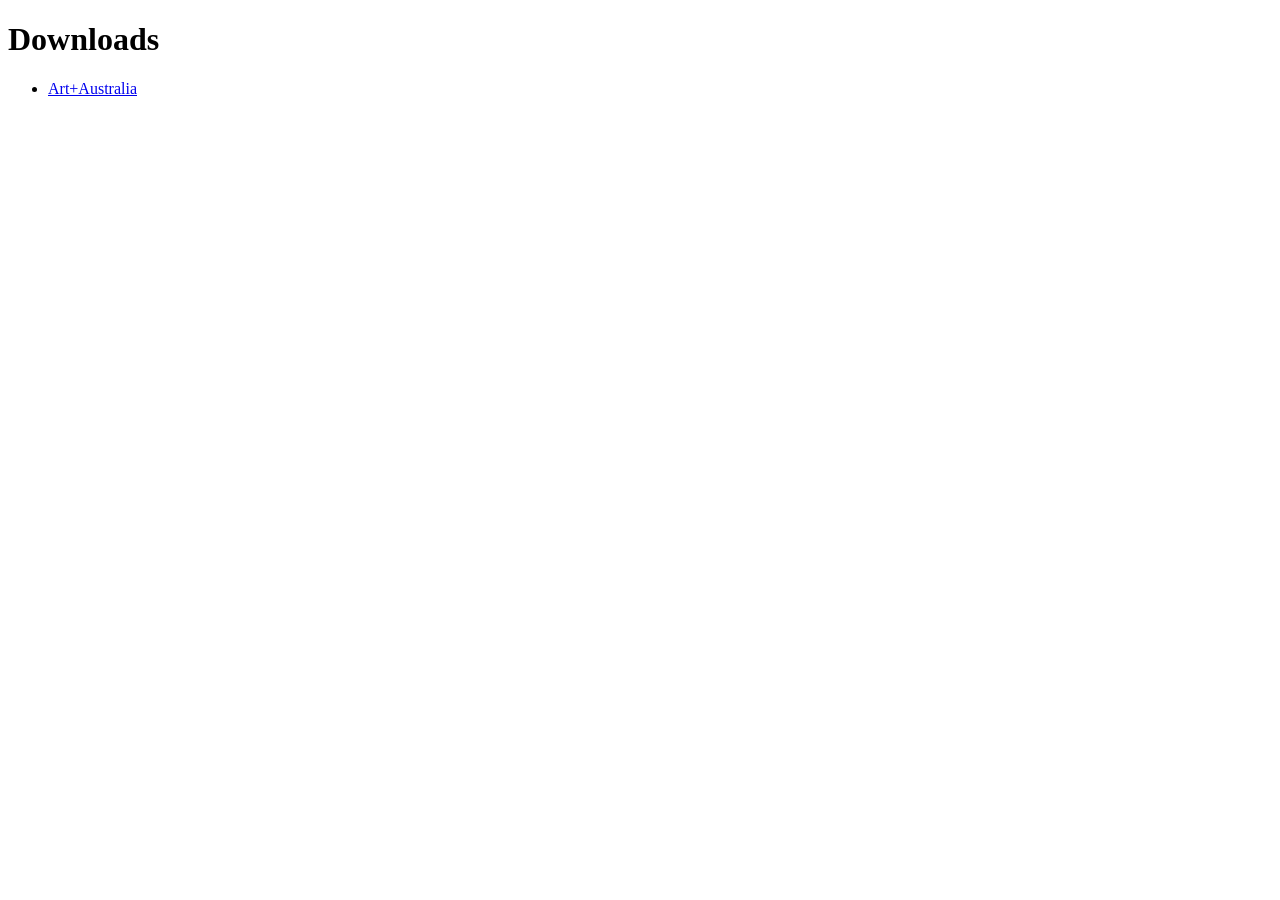
<file: test/_downloads.html>
<?xml version="1.0" encoding="utf-8"?>
<!DOCTYPE html PUBLIC "-//W3C//DTD XHTML 1.0 Strict//EN" "http://www.w3.org/TR/xhtml1/DTD/xhtml1-strict.dtd">
<html xmlns="http://www.w3.org/1999/xhtml">
    <head>
        <title> Downloads </title>
    </head>
    <body>
        <h1> Downloads </h1>
        <ul>
            <li><a id="https://artandaustralia.com/index_61_2.php" href="index_61_2.php"> Art+Australia </a></li>
        </ul>
    </body>
</html>
</file>
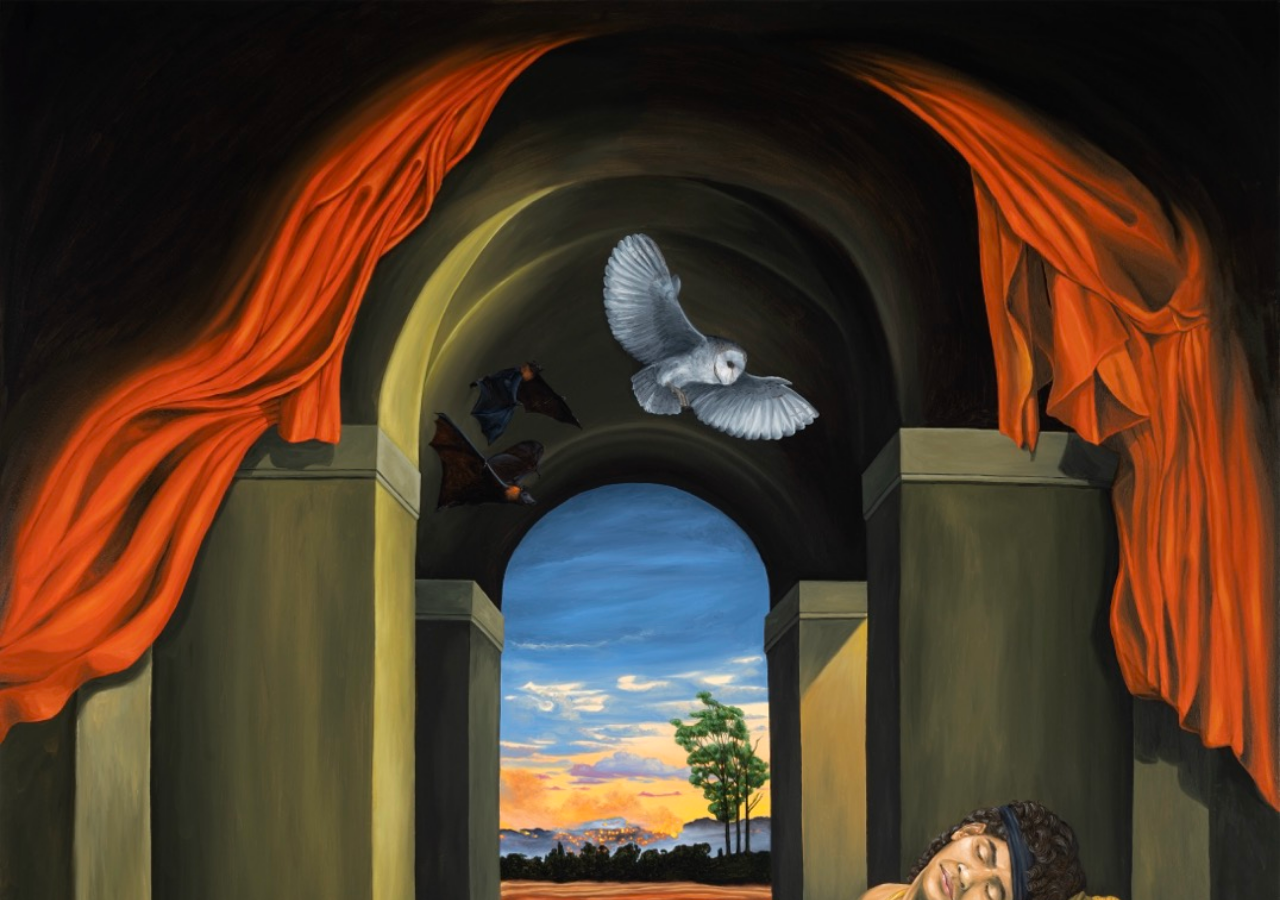
<file: test/ryanNew.html>
<!DOCTYPE html>
<html>
<head>
  <meta charset="utf-8">
  <meta name="viewport" content="width=device-width, initial-scale=1.0">

  <!-- PLEASE NO CHANGES BELOW THIS LINE (UNTIL I SAY SO) -->
  <script language="javascript" type="text/javascript" src="p5.min.js"></script>
  <script language="javascript" type="text/javascript" src="ryanNew.js"></script>
  <!-- OK, YOU CAN MAKE CHANGES BELOW THIS LINE AGAIN -->

  <style>
    html,
    body {
      padding: 0;
      margin: 0;
      width: 100%;
      height: 100%;
      overflow: hidden;
      background: #c0c0c0;
    }

    #poster-fallback {
      position: absolute;
      top: 0;
      left: 0;
      width: 100%;
      height: 100%;
      object-fit: cover;
      object-position: top left;
      z-index: 1;
      pointer-events: none;
    }
    canvas {
      position: absolute;
      top: 0;
      left: 0;
      filter:saturation(1.2);
      width: 100% !important;
      height: 100% !important;
      z-index: 2;
      display: block;
    }
  </style>
</head>

<body>
  <img id="poster-fallback" src="Ryan_Presley_2026_.jpg" alt="Poster fallback">
</body>
</html>
</file>
